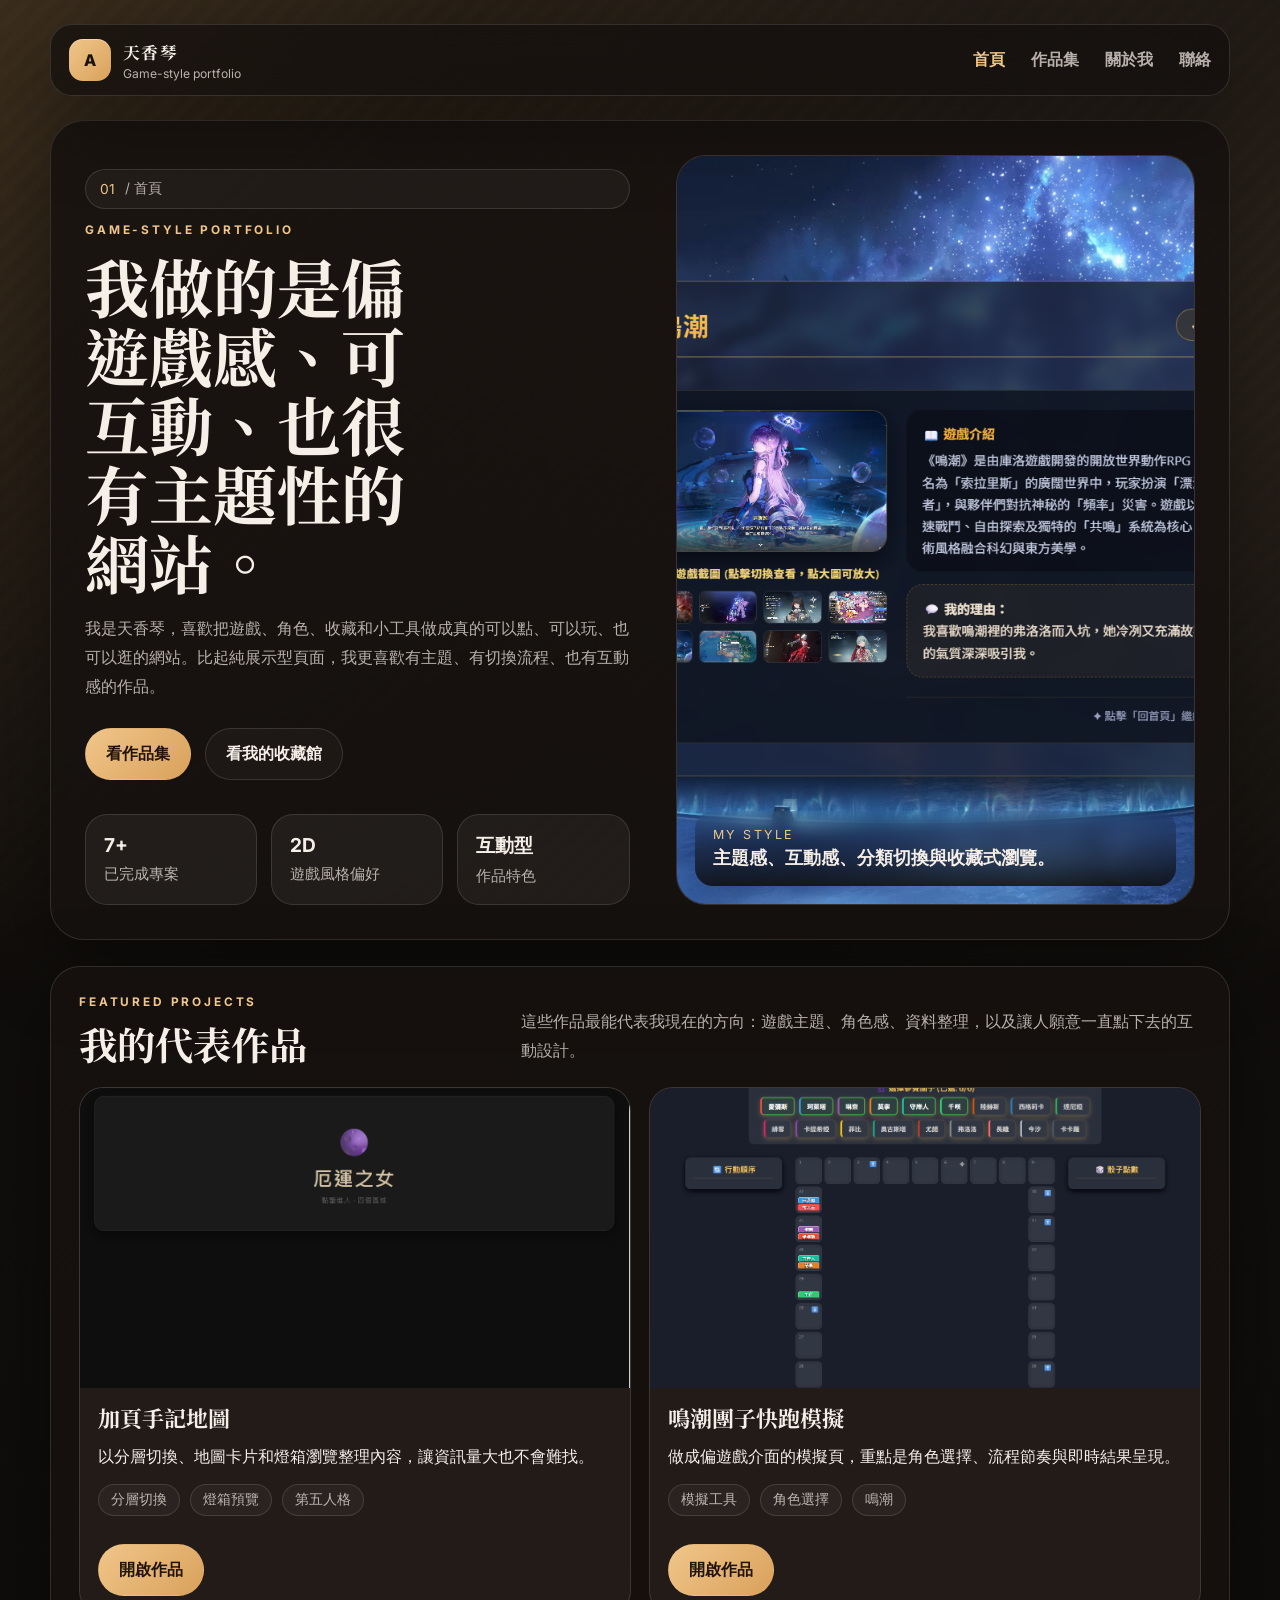
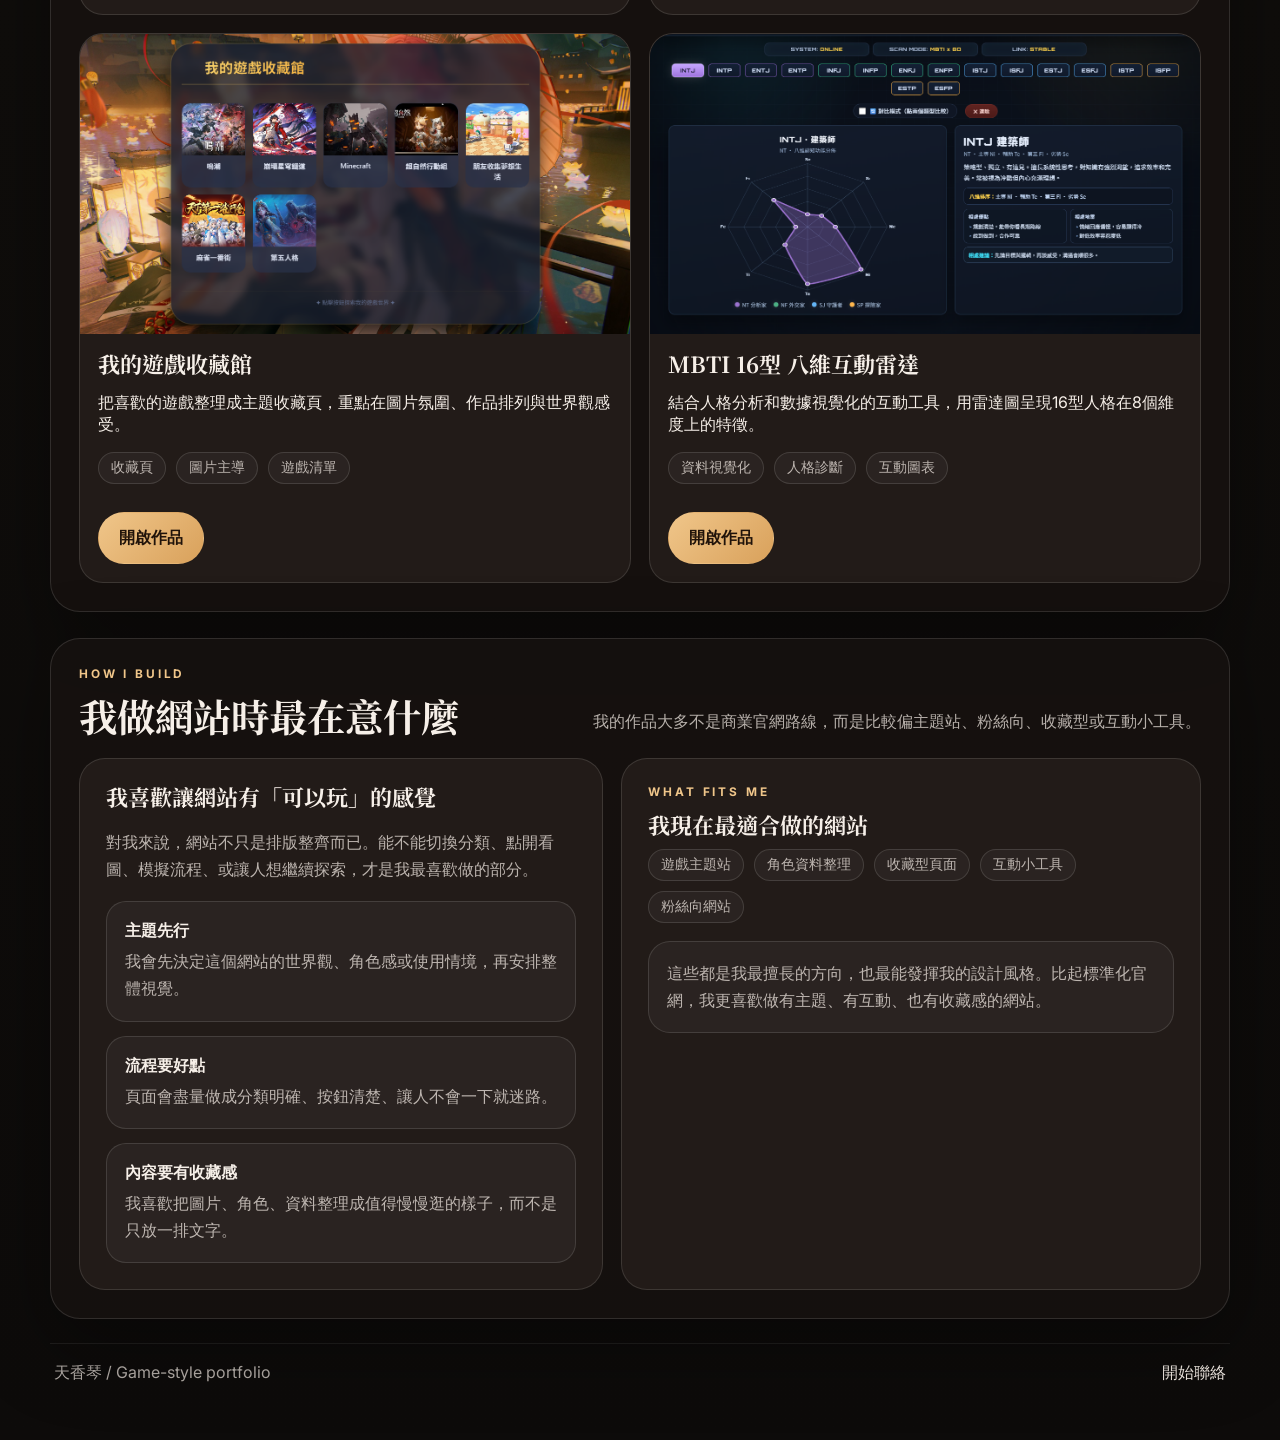
<file: index.html>
<!DOCTYPE html>
<html lang="zh-Hant">
<head>
  <meta charset="UTF-8" />
  <meta name="viewport" content="width=device-width, initial-scale=1.0" />
  <title>首頁 | 天香琴</title>
  <meta name="description" content="天香琴的遊戲風個人作品集，收錄互動網站、主題專案與收藏型頁面。" />
  <link rel="preconnect" href="https://fonts.googleapis.com" />
  <link rel="preconnect" href="https://fonts.gstatic.com" crossorigin />
  <link href="https://fonts.googleapis.com/css2?family=Noto+Serif+TC:wght@500;600;700;900&family=Inter:wght@400;500;600;700;800&display=swap" rel="stylesheet" />
  <link rel="stylesheet" href="styles.css" />
</head>
<body>
  <div class="page-shell">
    <header class="topbar">
      <a class="brand" href="index.html">
        <span class="brand-mark">A</span>
        <span>
          <strong>天香琴</strong>
          <small>Game-style portfolio</small>
        </span>
      </a>

      <button class="menu-toggle" type="button" aria-label="切換選單" aria-expanded="false" aria-controls="site-nav">
        <span></span>
        <span></span>
      </button>

      <nav id="site-nav" class="site-nav">
        <a href="index.html">首頁</a>
        <a href="works.html">作品集</a>
        <a href="about.html">關於我</a>
        <a href="contact.html">聯絡</a>
      </nav>
    </header>

    <main>
      <section class="hero page-hero reveal">
        <div class="hero-copy">
          <p class="page-breadcrumb"><span>01</span> / 首頁</p>
          <p class="eyebrow">Game-style portfolio</p>
          <h1>我做的是偏遊戲感、可互動、也很有主題性的網站。</h1>
          <p class="page-intro">
            我是天香琴，喜歡把遊戲、角色、收藏和小工具做成真的可以點、可以玩、也可以逛的網站。比起純展示型頁面，我更喜歡有主題、有切換流程、也有互動感的作品。
          </p>
          <div class="hero-actions">
            <a class="btn btn-primary" href="works.html">看作品集</a>
            <a class="btn btn-secondary" href="https://stes1590-dev.github.io/-/" target="_blank" rel="noreferrer">看我的收藏館</a>
          </div>
          <div class="hero-stats">
            <div>
              <strong>7+</strong>
              <span>已完成專案</span>
            </div>
            <div>
              <strong>2D</strong>
              <span>遊戲風格偏好</span>
            </div>
            <div>
              <strong>互動型</strong>
              <span>作品特色</span>
            </div>
          </div>
        </div>

        <div class="hero-visual">
          <div class="glass-card float-card">
            <img src="works-8.png" alt="遊戲風作品集主視覺" />
            <div class="visual-caption">
              <p>My style</p>
              <strong>主題感、互動感、分類切換與收藏式瀏覽。</strong>
            </div>
          </div>
        </div>
      </section>

      <section class="section reveal">
        <div class="section-heading">
          <div>
            <p class="eyebrow">Featured projects</p>
            <h2>我的代表作品</h2>
          </div>
          <p class="section-lead">這些作品最能代表我現在的方向：遊戲主題、角色感、資料整理，以及讓人願意一直點下去的互動設計。</p>
        </div>

        <div class="case-grid">
          <article class="case-card">
            <img src="works-1.png" alt="網站首頁示意" />
            <div class="case-body">
              <h3>加頁手記地圖</h3>
              <p>以分層切換、地圖卡片和燈箱瀏覽整理內容，讓資訊量大也不會難找。</p>
              <div class="case-meta">
                <span>分層切換</span>
                <span>燈箱預覽</span>
                <span>第五人格</span>
              </div>
              <div class="hero-actions">
                <a class="btn btn-primary" href="https://stes1590-dev.github.io/Identity-V-Supplementary-Notes/" target="_blank" rel="noreferrer">開啟作品</a>
              </div>
            </div>
          </article>

          <article class="case-card">
            <img src="works-2.png" alt="作品集頁示意" />
            <div class="case-body">
              <h3>鳴潮團子快跑模擬</h3>
              <p>做成偏遊戲介面的模擬頁，重點是角色選擇、流程節奏與即時結果呈現。</p>
              <div class="case-meta">
                <span>模擬工具</span>
                <span>角色選擇</span>
                <span>鳴潮</span>
              </div>
              <div class="hero-actions">
                <a class="btn btn-primary" href="https://stes1590-dev.github.io/mc-/" target="_blank" rel="noreferrer">開啟作品</a>
              </div>
            </div>
          </article>

          <article class="case-card">
            <img src="works-3.png" alt="關於我頁示意" />
            <div class="case-body">
              <h3>我的遊戲收藏館</h3>
              <p>把喜歡的遊戲整理成主題收藏頁，重點在圖片氛圍、作品排列與世界觀感受。</p>
              <div class="case-meta">
                <span>收藏頁</span>
                <span>圖片主導</span>
                <span>遊戲清單</span>
              </div>
              <div class="hero-actions">
                <a class="btn btn-primary" href="https://stes1590-dev.github.io/-/" target="_blank" rel="noreferrer">開啟作品</a>
              </div>
            </div>
          </article>

          <article class="case-card">
            <img src="works-4.png" alt="MBTI 16型 八維互動雷達" />
            <div class="case-body">
              <h3>MBTI 16型 八維互動雷達</h3>
              <p>結合人格分析和數據視覺化的互動工具，用雷達圖呈現16型人格在8個維度上的特徵。</p>
              <div class="case-meta">
                <span>資料視覺化</span>
                <span>人格診斷</span>
                <span>互動圖表</span>
              </div>
              <div class="hero-actions">
                <a class="btn btn-primary" href="https://stes1590-dev.github.io/mbti16/" target="_blank" rel="noreferrer">開啟作品</a>
              </div>
            </div>
          </article>
        </div>
      </section>

      <section class="section reveal">
        <div class="section-heading">
          <div>
            <p class="eyebrow">How I build</p>
            <h2>我做網站時最在意什麼</h2>
          </div>
          <p class="section-lead">我的作品大多不是商業官網路線，而是比較偏主題站、粉絲向、收藏型或互動小工具。</p>
        </div>

        <div class="story-grid">
          <div class="story-panel">
            <h3>我喜歡讓網站有「可以玩」的感覺</h3>
            <p class="lead">
              對我來說，網站不只是排版整齊而已。能不能切換分類、點開看圖、模擬流程、或讓人想繼續探索，才是我最喜歡做的部分。
            </p>
            <div class="timeline">
              <div class="timeline-item">
                <strong>主題先行</strong>
                <span>我會先決定這個網站的世界觀、角色感或使用情境，再安排整體視覺。</span>
              </div>
              <div class="timeline-item">
                <strong>流程要好點</strong>
                <span>頁面會盡量做成分類明確、按鈕清楚、讓人不會一下就迷路。</span>
              </div>
              <div class="timeline-item">
                <strong>內容要有收藏感</strong>
                <span>我喜歡把圖片、角色、資料整理成值得慢慢逛的樣子，而不是只放一排文字。</span>
              </div>
            </div>
          </div>

          <div class="detail-panel">
            <p class="eyebrow">What fits me</p>
            <h3>我現在最適合做的網站</h3>
            <div class="case-meta">
              <span>遊戲主題站</span>
              <span>角色資料整理</span>
              <span>收藏型頁面</span>
              <span>互動小工具</span>
              <span>粉絲向網站</span>
            </div>
            <div class="contact-note" style="margin-top: 18px;">
                這些都是我最擅長的方向，也最能發揮我的設計風格。比起標準化官網，我更喜歡做有主題、有互動、也有收藏感的網站。
            </div>
          </div>
        </div>
      </section>

      <footer class="site-footer">
        <span>天香琴 / Game-style portfolio</span>
        <a href="contact.html">開始聯絡</a>
      </footer>
    </main>
  </div>

  <div class="backdrop" hidden></div>
  <script src="script.js"></script>
</body>
</html>
</file>
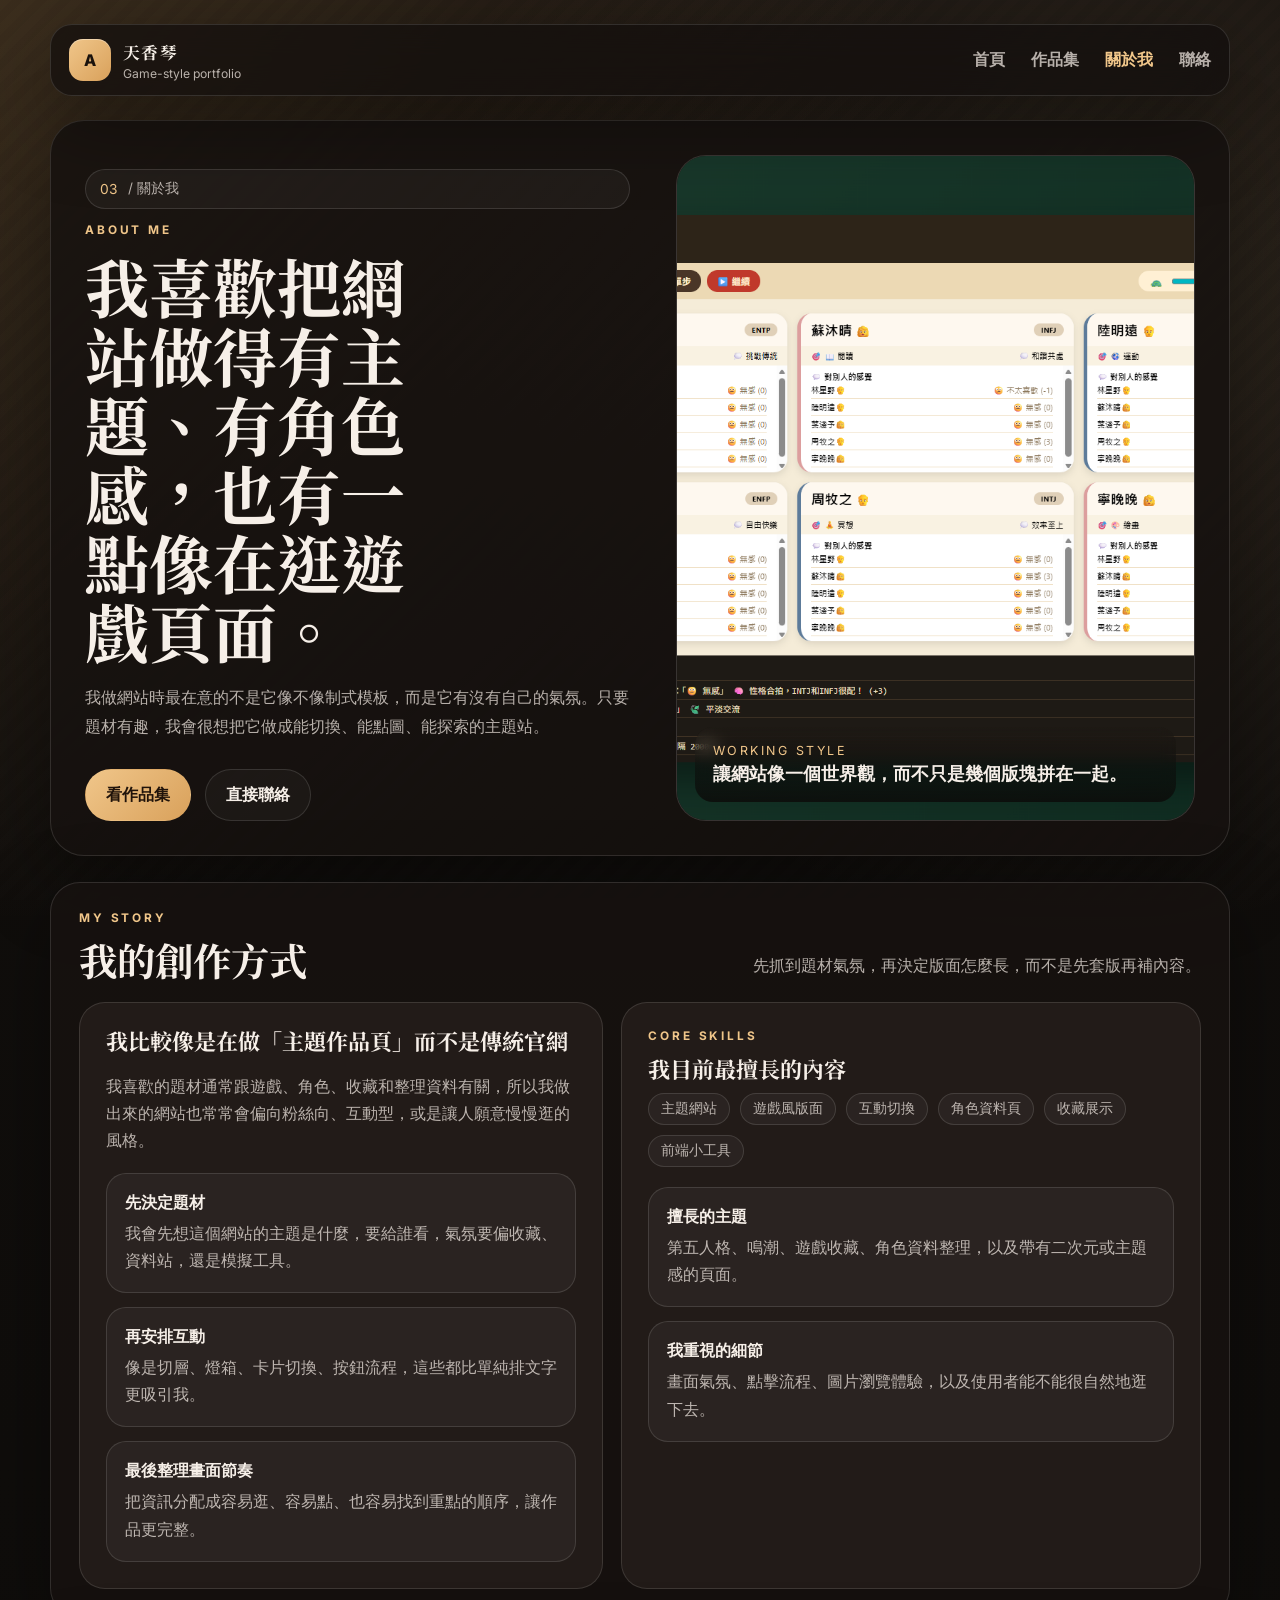
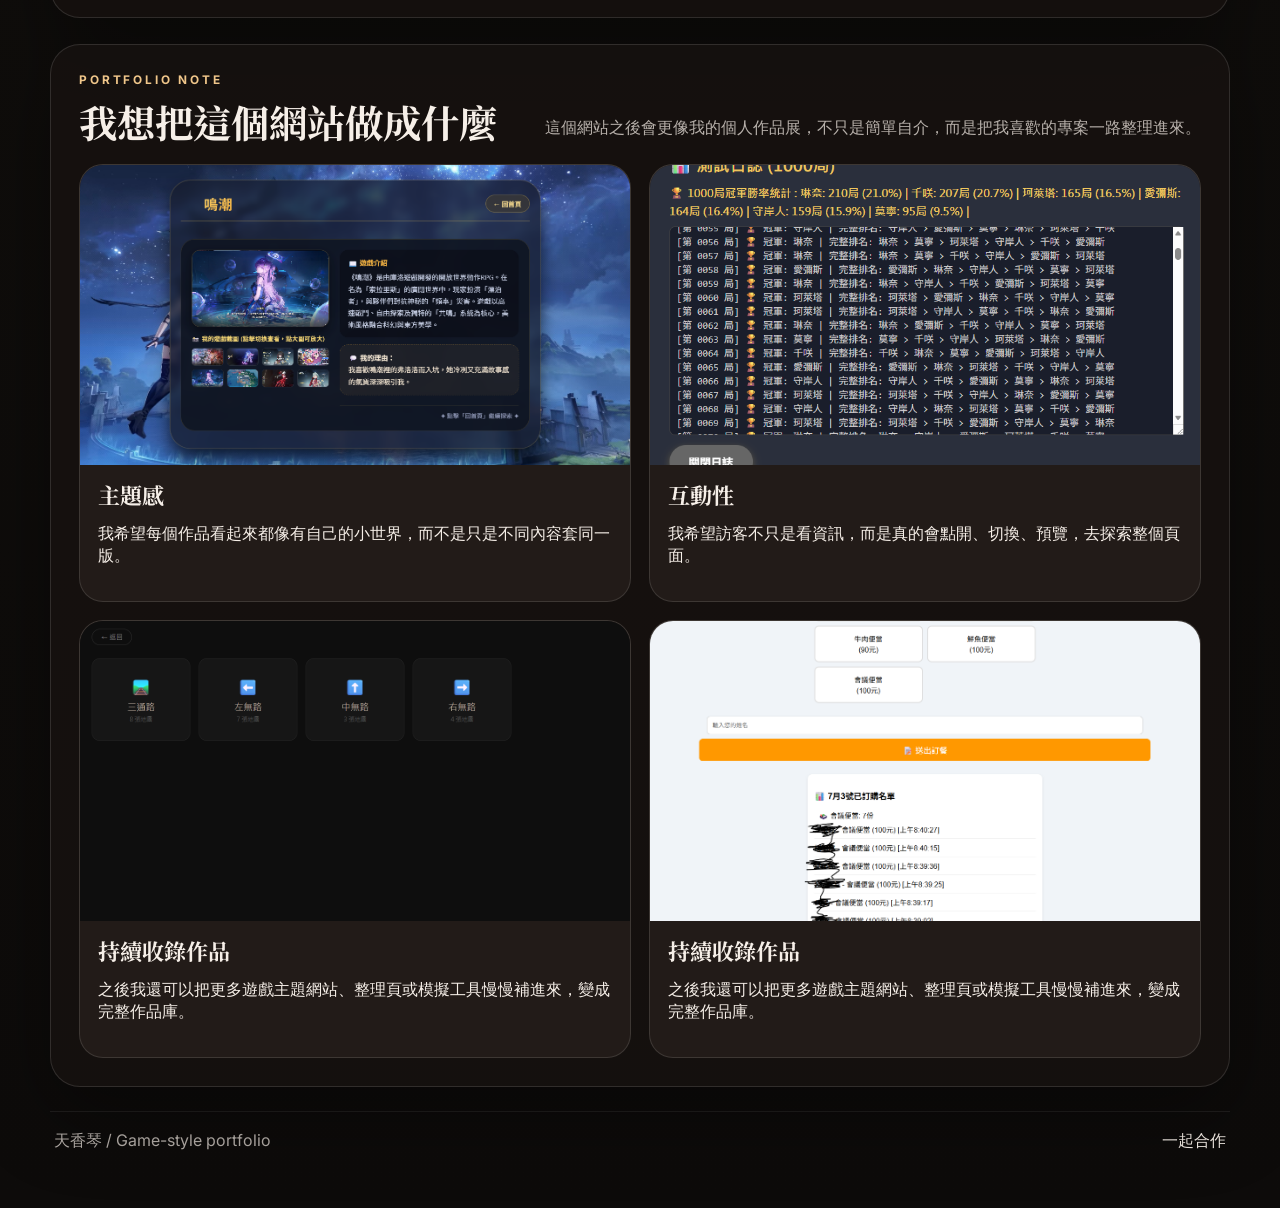
<file: about.html>
<!DOCTYPE html>
<html lang="zh-Hant">
<head>
  <meta charset="UTF-8" />
  <meta name="viewport" content="width=device-width, initial-scale=1.0" />
  <title>關於我 | 天香琴</title>
  <meta name="description" content="天香琴的創作風格、遊戲主題偏好與作品方向。" />
  <link rel="preconnect" href="https://fonts.googleapis.com" />
  <link rel="preconnect" href="https://fonts.gstatic.com" crossorigin />
  <link href="https://fonts.googleapis.com/css2?family=Noto+Serif+TC:wght@500;600;700;900&family=Inter:wght@400;500;600;700;800&display=swap" rel="stylesheet" />
  <link rel="stylesheet" href="styles.css" />
</head>
<body>
  <div class="page-shell">
    <header class="topbar">
      <a class="brand" href="index.html">
        <span class="brand-mark">A</span>
        <span>
          <strong>天香琴</strong>
          <small>Game-style portfolio</small>
        </span>
      </a>

      <button class="menu-toggle" type="button" aria-label="切換選單" aria-expanded="false" aria-controls="site-nav">
        <span></span>
        <span></span>
      </button>

      <nav id="site-nav" class="site-nav">
        <a href="index.html">首頁</a>
        <a href="works.html">作品集</a>
        <a href="about.html">關於我</a>
        <a href="contact.html">聯絡</a>
      </nav>
    </header>

    <main>
      <section class="hero page-hero reveal">
        <div class="hero-copy">
          <p class="page-breadcrumb"><span>03</span> / 關於我</p>
          <p class="eyebrow">About me</p>
          <h1>我喜歡把網站做得有主題、有角色感，也有一點像在逛遊戲頁面。</h1>
          <p class="page-intro">
            我做網站時最在意的不是它像不像制式模板，而是它有沒有自己的氣氛。只要題材有趣，我會很想把它做成能切換、能點圖、能探索的主題站。
          </p>
          <div class="hero-actions">
            <a class="btn btn-primary" href="works.html">看作品集</a>
            <a class="btn btn-secondary" href="contact.html">直接聯絡</a>
          </div>
        </div>

        <div class="hero-visual">
          <div class="glass-card float-card">
            <img src="works-10.png" alt="網站設計素材示意" />
            <div class="visual-caption">
              <p>Working style</p>
              <strong>讓網站像一個世界觀，而不只是幾個版塊拼在一起。</strong>
            </div>
          </div>
        </div>
      </section>

      <section class="section reveal">
        <div class="section-heading">
          <div>
            <p class="eyebrow">My story</p>
            <h2>我的創作方式</h2>
          </div>
          <p class="section-lead">先抓到題材氣氛，再決定版面怎麼長，而不是先套版再補內容。</p>
        </div>

        <div class="story-grid">
          <div class="story-panel">
            <h3>我比較像是在做「主題作品頁」而不是傳統官網</h3>
            <p class="lead">
              我喜歡的題材通常跟遊戲、角色、收藏和整理資料有關，所以我做出來的網站也常常會偏向粉絲向、互動型，或是讓人願意慢慢逛的風格。
            </p>
            <div class="timeline">
              <div class="timeline-item">
                <strong>先決定題材</strong>
                <span>我會先想這個網站的主題是什麼，要給誰看，氣氛要偏收藏、資料站，還是模擬工具。</span>
              </div>
              <div class="timeline-item">
                <strong>再安排互動</strong>
                <span>像是切層、燈箱、卡片切換、按鈕流程，這些都比單純排文字更吸引我。</span>
              </div>
              <div class="timeline-item">
                <strong>最後整理畫面節奏</strong>
                <span>把資訊分配成容易逛、容易點、也容易找到重點的順序，讓作品更完整。</span>
              </div>
            </div>
          </div>

          <div class="detail-panel">
            <p class="eyebrow">Core skills</p>
            <h3>我目前最擅長的內容</h3>
            <div class="case-meta">
              <span>主題網站</span>
              <span>遊戲風版面</span>
              <span>互動切換</span>
              <span>角色資料頁</span>
              <span>收藏展示</span>
              <span>前端小工具</span>
            </div>
            <div class="timeline" style="margin-top: 20px;">
              <div class="timeline-item">
                <strong>擅長的主題</strong>
                <span>第五人格、鳴潮、遊戲收藏、角色資料整理，以及帶有二次元或主題感的頁面。</span>
              </div>
              <div class="timeline-item">
                <strong>我重視的細節</strong>
                <span>畫面氣氛、點擊流程、圖片瀏覽體驗，以及使用者能不能很自然地逛下去。</span>
              </div>
            </div>
          </div>
        </div>
      </section>

      <section class="section reveal">
        <div class="section-heading">
          <div>
            <p class="eyebrow">Portfolio note</p>
            <h2>我想把這個網站做成什麼</h2>
          </div>
          <p class="section-lead">這個網站之後會更像我的個人作品展，不只是簡單自介，而是把我喜歡的專案一路整理進來。</p>
        </div>

        <div class="case-grid">
          <div class="case-card">
            <img src="works-8.png" alt="版面與內容細節" />
            <div class="case-body">
              <h3>主題感</h3>
              <p>我希望每個作品看起來都像有自己的小世界，而不是只是不同內容套同一版。</p>
            </div>
          </div>
          <div class="case-card">
            <img src="works-7.png" alt="網站結構展示" />
            <div class="case-body">
              <h3>互動性</h3>
              <p>我希望訪客不只是看資訊，而是真的會點開、切換、預覽，去探索整個頁面。</p>
            </div>
          </div>
          <div class="case-card">
            <img src="works-6.png" alt="網站元件與素材" />
            <div class="case-body">
              <h3>持續收錄作品</h3>
              <p>之後我還可以把更多遊戲主題網站、整理頁或模擬工具慢慢補進來，變成完整作品庫。</p>
            </div>
          </div>
          <div class="case-card">
            <img src="works-5.png" alt="網站元件與素材" />
            <div class="case-body">
              <h3>持續收錄作品</h3>
              <p>之後我還可以把更多遊戲主題網站、整理頁或模擬工具慢慢補進來，變成完整作品庫。</p>
            </div>
          </div>
        </div>
      </section>


      <footer class="site-footer">
        <span>天香琴 / Game-style portfolio</span>
        <a href="contact.html">一起合作</a>
      </footer>
    </main>
  </div>

  <div class="backdrop" hidden></div>
  <script src="script.js"></script>
</body>
</html>
</file>
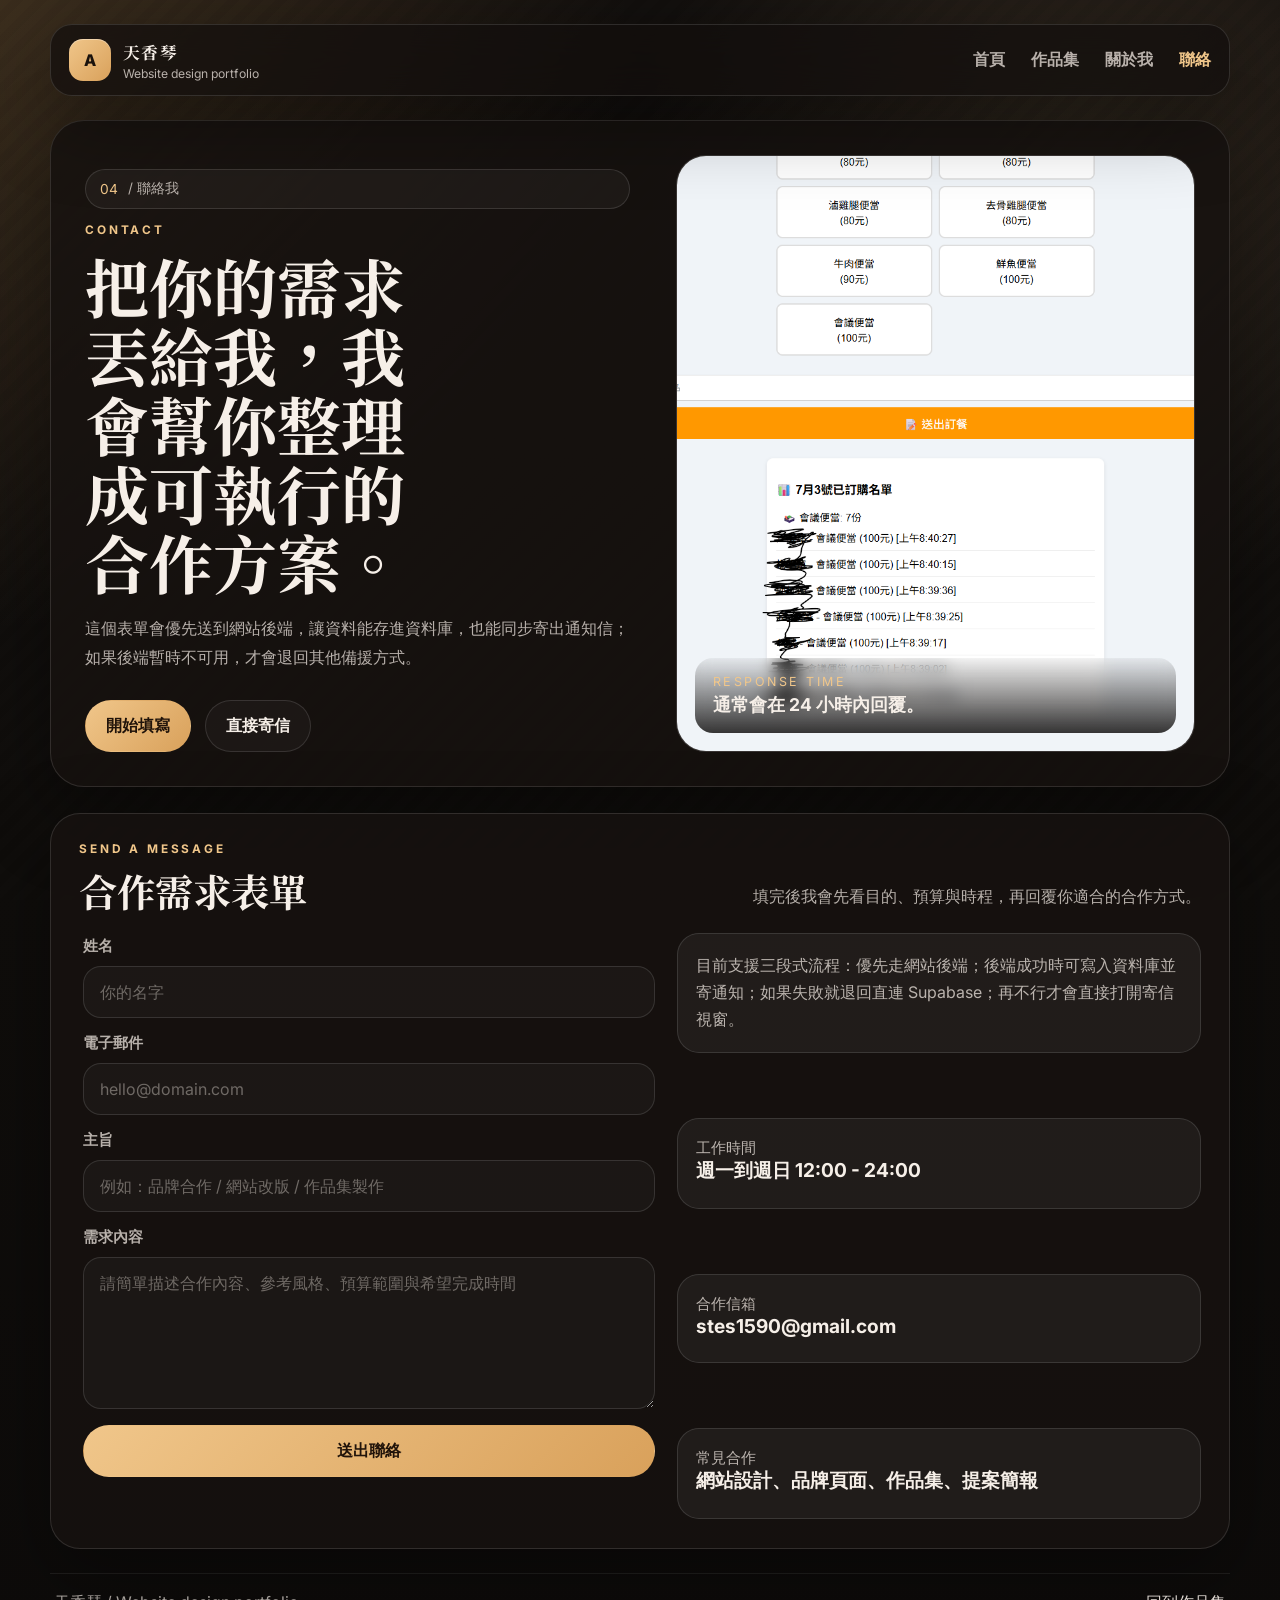
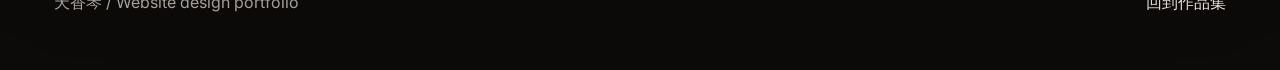
<file: contact.html>
<!DOCTYPE html>
<html lang="zh-Hant">
<head>
  <meta charset="UTF-8" />
  <meta name="viewport" content="width=device-width, initial-scale=1.0" />
  <title>聯絡我 | 天香琴</title>
  <meta name="description" content="透過表單送出合作需求，或直接寄信給天香琴。" />
  <link rel="preconnect" href="https://fonts.googleapis.com" />
  <link rel="preconnect" href="https://fonts.gstatic.com" crossorigin />
  <link href="https://fonts.googleapis.com/css2?family=Noto+Serif+TC:wght@500;600;700;900&family=Inter:wght@400;500;600;700;800&display=swap" rel="stylesheet" />
  <link rel="stylesheet" href="styles.css" />
</head>
<body>
  <div class="page-shell">
    <header class="topbar">
      <a class="brand" href="index.html">
        <span class="brand-mark">A</span>
        <span>
          <strong>天香琴</strong>
          <small>Website design portfolio</small>
        </span>
      </a>

      <button class="menu-toggle" type="button" aria-label="切換選單" aria-expanded="false" aria-controls="site-nav">
        <span></span>
        <span></span>
      </button>

      <nav id="site-nav" class="site-nav">
        <a href="index.html">首頁</a>
        <a href="works.html">作品集</a>
        <a href="about.html">關於我</a>
        <a href="contact.html">聯絡</a>
      </nav>
    </header>

    <main>
      <section class="hero page-hero reveal">
        <div class="hero-copy">
          <p class="page-breadcrumb"><span>04</span> / 聯絡我</p>
          <p class="eyebrow">Contact</p>
          <h1>把你的需求丟給我，我會幫你整理成可執行的合作方案。</h1>
          <p class="page-intro">
            這個表單會優先送到網站後端，讓資料能存進資料庫，也能同步寄出通知信；如果後端暫時不可用，才會退回其他備援方式。
          </p>
          <div class="hero-actions">
            <a class="btn btn-primary" href="#form">開始填寫</a>
            <a class="btn btn-secondary" href="mailto:stes1590@gmail.com">直接寄信</a>
          </div>
        </div>

        <div class="hero-visual">
          <div class="glass-card float-card">
            <img src="works-5.png" alt="聯絡頁主視覺" />
            <div class="visual-caption">
              <p>Response time</p>
              <strong>通常會在 24 小時內回覆。</strong>
            </div>
          </div>
        </div>
      </section>

      <section id="form" class="section reveal">
        <div class="section-heading">
          <div>
            <p class="eyebrow">Send a message</p>
            <h2>合作需求表單</h2>
          </div>
          <p class="section-lead">填完後我會先看目的、預算與時程，再回覆你適合的合作方式。</p>
        </div>

        <div class="contact-layout">
          <form class="contact-form" action="/api/contact" method="post">
            <label>
              <span>姓名</span>
              <input name="name" type="text" placeholder="你的名字" required />
            </label>
            <label>
              <span>電子郵件</span>
              <input name="email" type="email" placeholder="hello@domain.com" required />
            </label>
            <label>
              <span>主旨</span>
              <input name="subject" type="text" placeholder="例如：品牌合作 / 網站改版 / 作品集製作" required />
            </label>
            <label>
              <span>需求內容</span>
              <textarea name="message" rows="6" placeholder="請簡單描述合作內容、參考風格、預算範圍與希望完成時間" required></textarea>
            </label>
            <button type="submit" class="btn btn-primary">送出聯絡</button>
            <p class="form-status" data-form-status></p>
          </form>

          <aside class="contact-aside">
            <div class="contact-note">
              目前支援三段式流程：優先走網站後端；後端成功時可寫入資料庫並寄通知；如果失敗就退回直連 Supabase；再不行才會直接打開寄信視窗。
            </div>
            <div>
              <span>工作時間</span>
              <strong>週一到週日 12:00 - 24:00</strong>
            </div>
            <div>
              <span>合作信箱</span>
              <strong>stes1590@gmail.com</strong>
            </div>
            <div>
              <span>常見合作</span>
              <strong>網站設計、品牌頁面、作品集、提案簡報</strong>
            </div>
          </aside>
        </div>
      </section>

      <footer class="site-footer">
        <span>天香琴 / Website design portfolio</span>
        <a href="works.html">回到作品集</a>
      </footer>
    </main>
  </div>

  <div class="backdrop" hidden></div>
  <script src="script.js"></script>
</body>
</html>
</file>
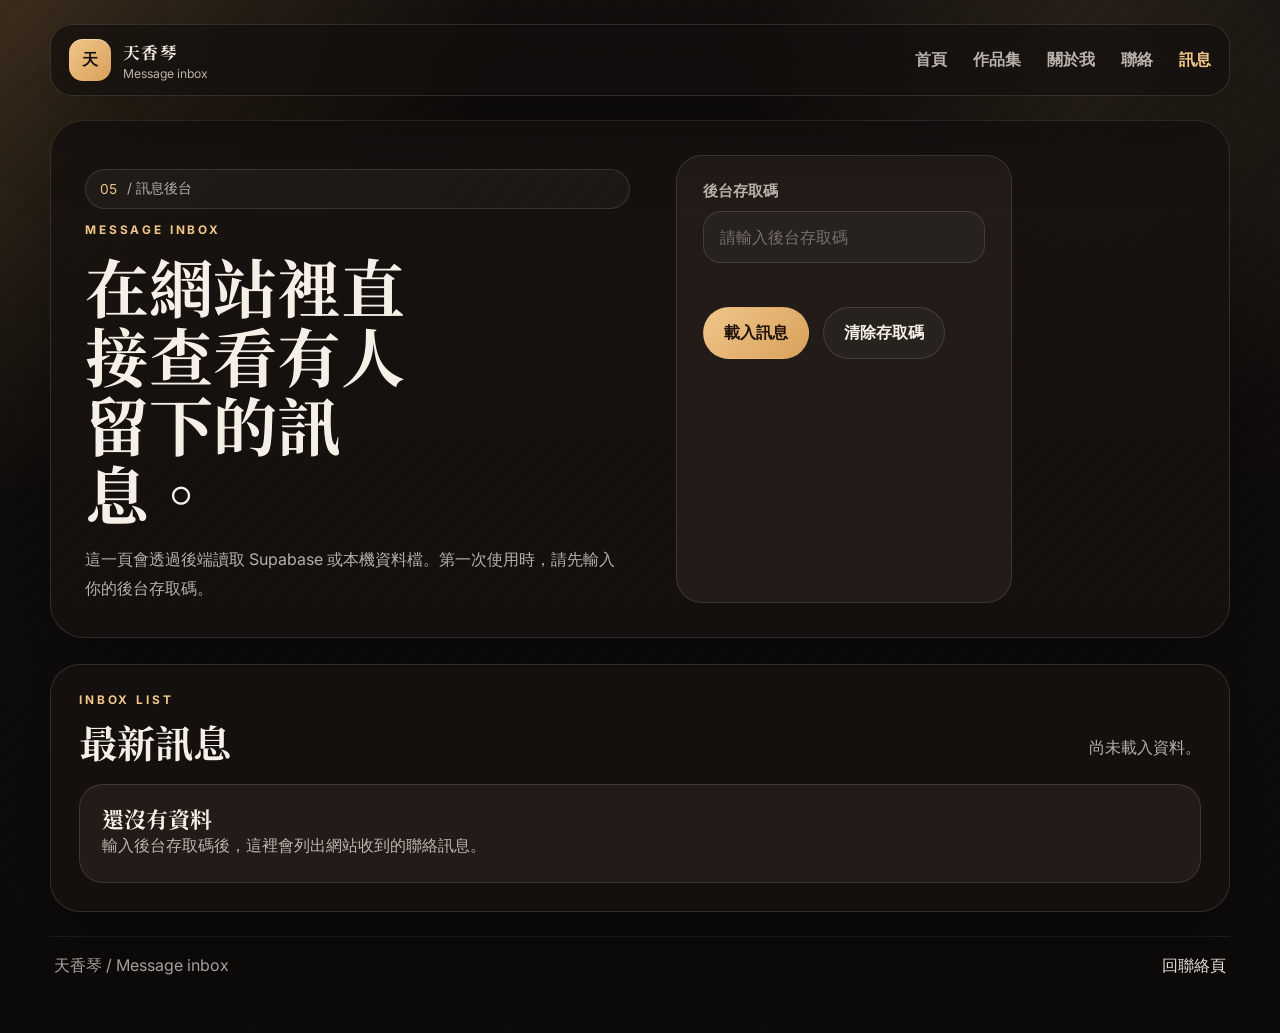
<file: inbox.html>
<!DOCTYPE html>
<html lang="zh-Hant">
<head>
  <meta charset="UTF-8" />
  <meta name="viewport" content="width=device-width, initial-scale=1.0" />
  <title>訊息後台 | 天香琴</title>
  <meta name="description" content="查看網站聯絡表單收到的訊息。" />
  <link rel="preconnect" href="https://fonts.googleapis.com" />
  <link rel="preconnect" href="https://fonts.gstatic.com" crossorigin />
  <link href="https://fonts.googleapis.com/css2?family=Noto+Serif+TC:wght@500;600;700;900&family=Inter:wght@400;500;600;700;800&display=swap" rel="stylesheet" />
  <link rel="stylesheet" href="styles.css" />
</head>
<body>
  <div class="page-shell">
    <header class="topbar">
      <a class="brand" href="index.html">
        <span class="brand-mark">天</span>
        <span>
          <strong>天香琴</strong>
          <small>Message inbox</small>
        </span>
      </a>

      <button class="menu-toggle" type="button" aria-label="切換選單" aria-expanded="false" aria-controls="site-nav">
        <span></span>
        <span></span>
      </button>

      <nav id="site-nav" class="site-nav">
        <a href="index.html">首頁</a>
        <a href="works.html">作品集</a>
        <a href="about.html">關於我</a>
        <a href="contact.html">聯絡</a>
        <a href="inbox.html">訊息</a>
      </nav>
    </header>

    <main>
      <section class="hero page-hero reveal">
        <div class="hero-copy">
          <p class="page-breadcrumb"><span>05</span> / 訊息後台</p>
          <p class="eyebrow">Message inbox</p>
          <h1>在網站裡直接查看有人留下的訊息。</h1>
          <p class="page-intro">
            這一頁會透過後端讀取 Supabase 或本機資料檔。第一次使用時，請先輸入你的後台存取碼。
          </p>
        </div>

        <div class="hero-visual">
          <div class="story-panel">
            <form class="access-form">
              <label>
                <span>後台存取碼</span>
                <input name="accessKey" type="password" placeholder="請輸入後台存取碼" required />
              </label>
              <div class="hero-actions">
                <button type="submit" class="btn btn-primary">載入訊息</button>
                <button type="button" class="btn btn-secondary" data-clear-access>清除存取碼</button>
              </div>
              <p class="form-status" data-access-status></p>
            </form>
          </div>
        </div>
      </section>

      <section class="section reveal">
        <div class="section-heading">
          <div>
            <p class="eyebrow">Inbox list</p>
            <h2>最新訊息</h2>
          </div>
          <p class="section-lead" data-inbox-meta>尚未載入資料。</p>
        </div>

        <div class="inbox-list" data-inbox-list>
          <article class="empty-state">
            <h3>還沒有資料</h3>
            <p>輸入後台存取碼後，這裡會列出網站收到的聯絡訊息。</p>
          </article>
        </div>
      </section>

      <footer class="site-footer">
        <span>天香琴 / Message inbox</span>
        <a href="contact.html">回聯絡頁</a>
      </footer>
    </main>
  </div>

  <div class="backdrop" hidden></div>
  <script src="script.js"></script>
  <script src="inbox.js"></script>
</body>
</html>
</file>
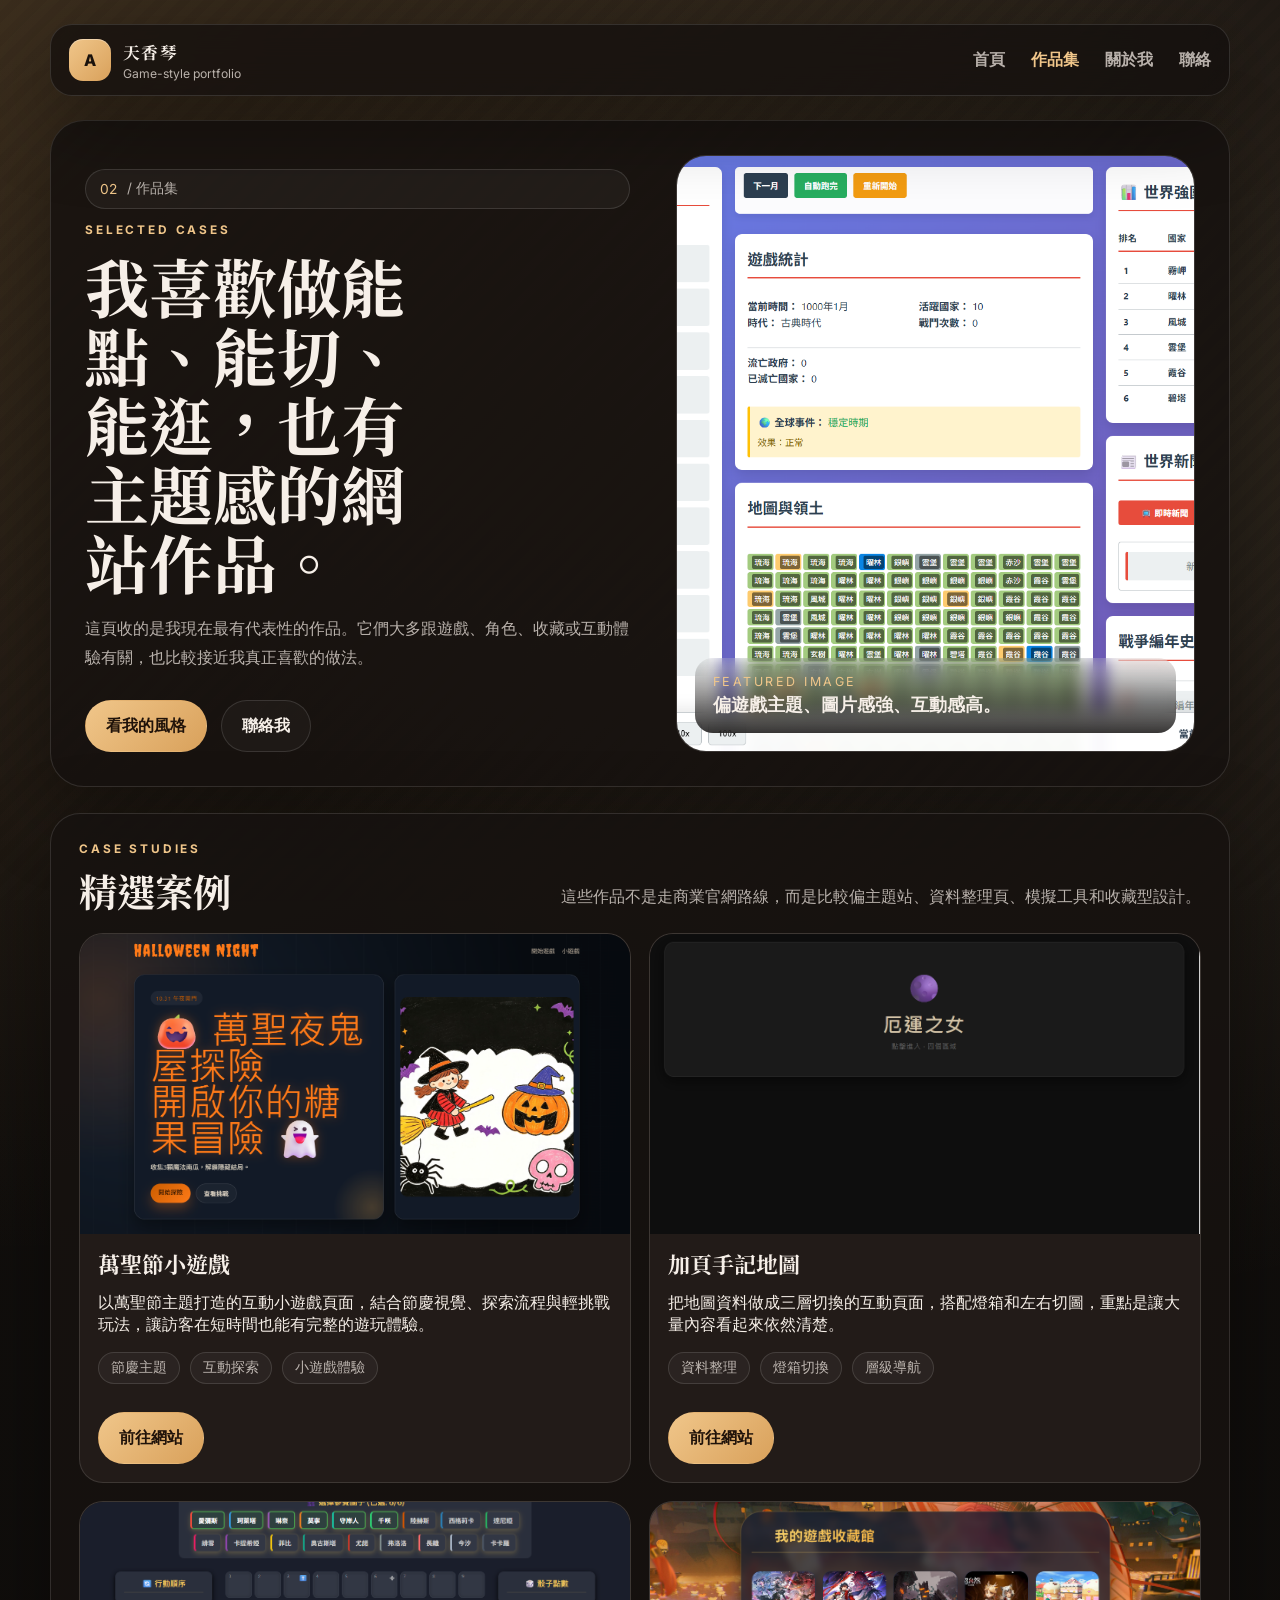
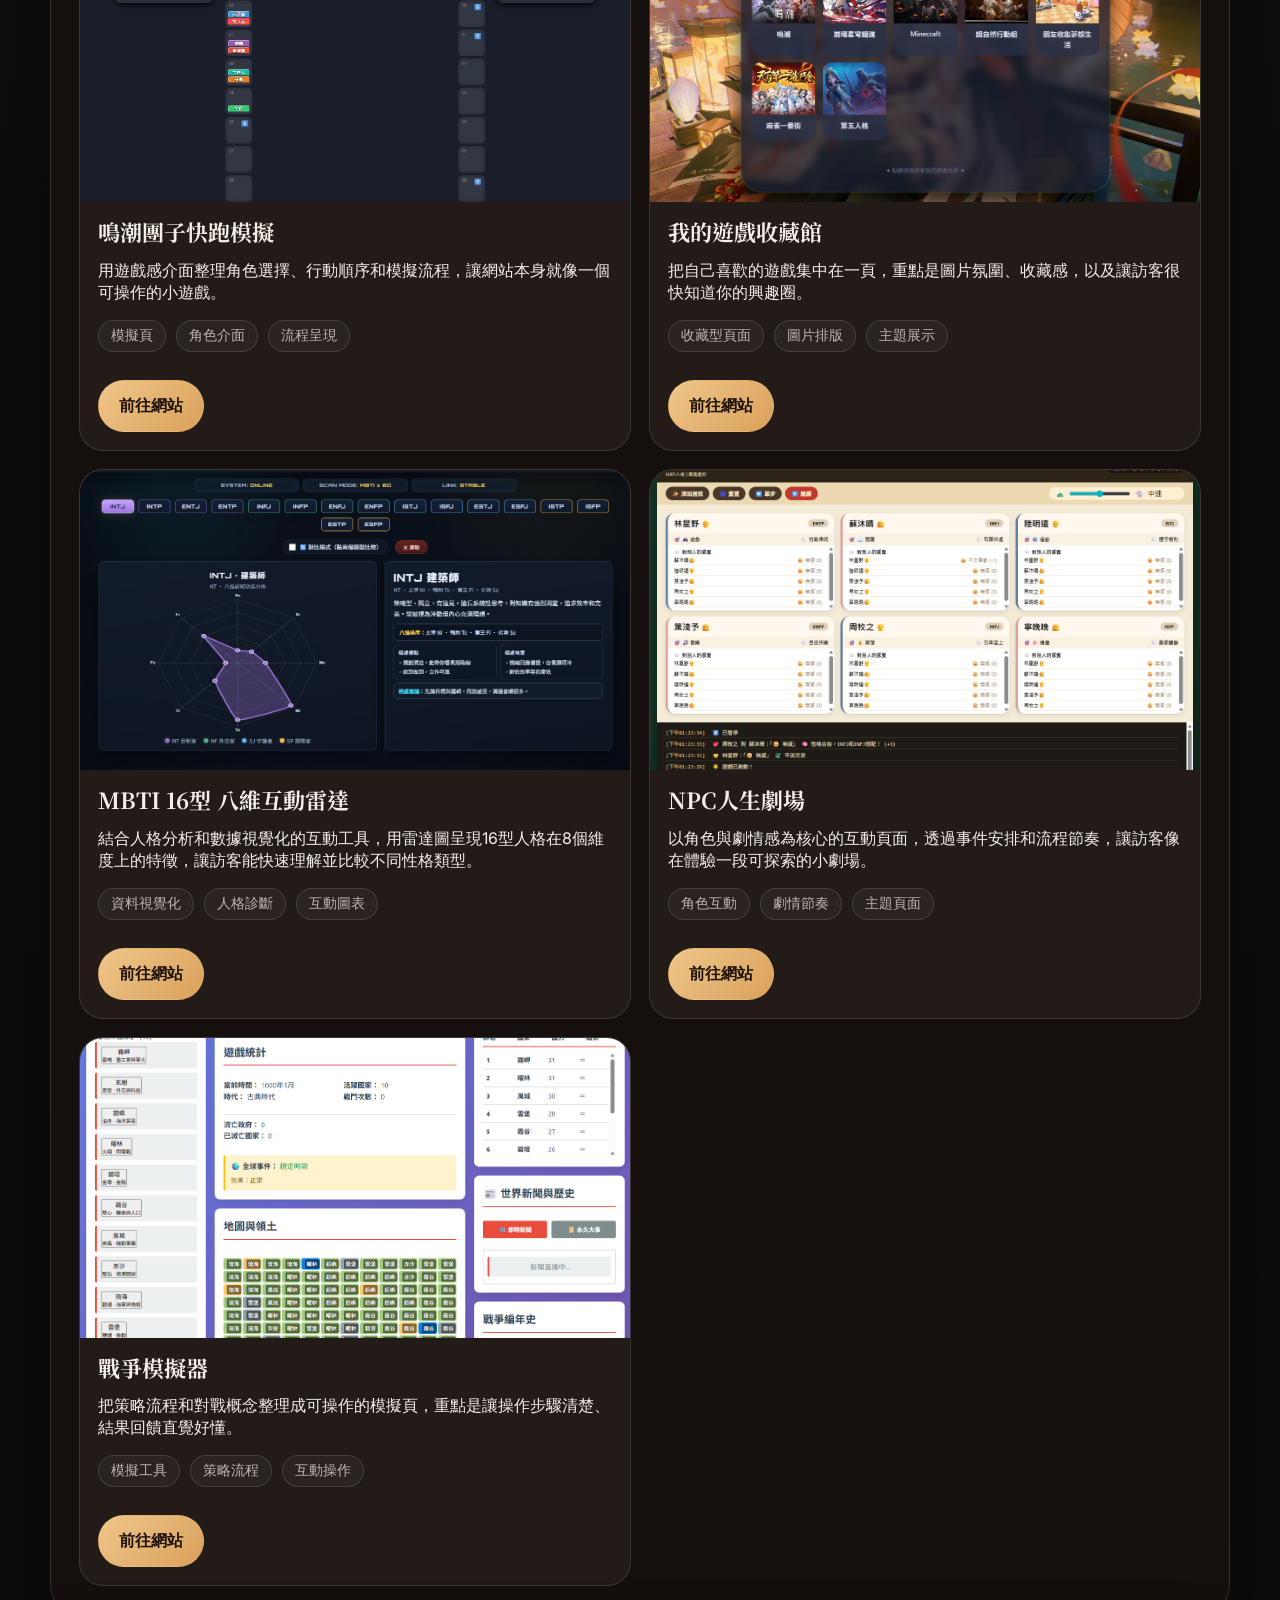
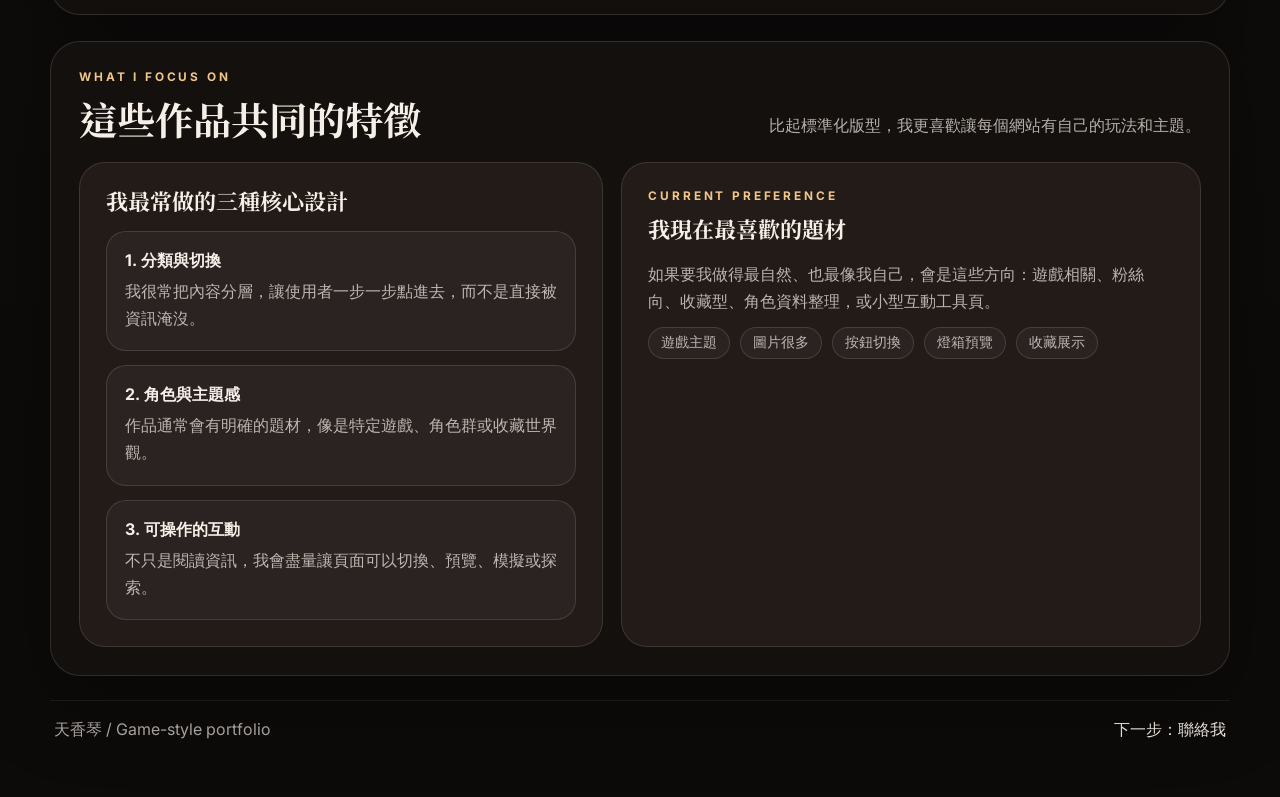
<file: works.html>
<!DOCTYPE html>
<html lang="zh-Hant">
<head>
  <meta charset="UTF-8" />
  <meta name="viewport" content="width=device-width, initial-scale=1.0" />
  <title>作品集 | 天香琴</title>
  <meta name="description" content="天香琴的遊戲主題網站、互動小工具與收藏型頁面作品集。" />
  <link rel="preconnect" href="https://fonts.googleapis.com" />
  <link rel="preconnect" href="https://fonts.gstatic.com" crossorigin />
  <link href="https://fonts.googleapis.com/css2?family=Noto+Serif+TC:wght@500;600;700;900&family=Inter:wght@400;500;600;700;800&display=swap" rel="stylesheet" />
  <link rel="stylesheet" href="styles.css" />
</head>
<body>
  <div class="page-shell">
    <header class="topbar">
      <a class="brand" href="index.html">
        <span class="brand-mark">A</span>
        <span>
          <strong>天香琴</strong>
          <small>Game-style portfolio</small>
        </span>
      </a>

      <button class="menu-toggle" type="button" aria-label="切換選單" aria-expanded="false" aria-controls="site-nav">
        <span></span>
        <span></span>
      </button>

      <nav id="site-nav" class="site-nav">
        <a href="index.html">首頁</a>
        <a href="works.html">作品集</a>
        <a href="about.html">關於我</a>
        <a href="contact.html">聯絡</a>
      </nav>
    </header>

    <main>
      <section class="hero page-hero reveal">
        <div class="hero-copy">
          <p class="page-breadcrumb"><span>02</span> / 作品集</p>
          <p class="eyebrow">Selected cases</p>
          <h1>我喜歡做能點、能切、能逛，也有主題感的網站作品。</h1>
          <p class="page-intro">
            這頁收的是我現在最有代表性的作品。它們大多跟遊戲、角色、收藏或互動體驗有關，也比較接近我真正喜歡的做法。
          </p>
          <div class="hero-actions">
            <a class="btn btn-primary" href="about.html">看我的風格</a>
            <a class="btn btn-secondary" href="contact.html">聯絡我</a>
          </div>
        </div>

        <div class="hero-visual">
          <div class="glass-card float-card">
            <img src="works-9.png" alt="遊戲風作品主視覺" />
            <div class="visual-caption">
              <p>Featured image</p>
              <strong>偏遊戲主題、圖片感強、互動感高。</strong>
            </div>
          </div>
        </div>
      </section>

      <section class="section reveal">
        <div class="section-heading">
          <div>
            <p class="eyebrow">Case studies</p>
            <h2>精選案例</h2>
          </div>
          <p class="section-lead">這些作品不是走商業官網路線，而是比較偏主題站、資料整理頁、模擬工具和收藏型設計。</p>
        </div>

        <div class="case-grid">
          <article class="case-card">
            <img src="works-11.png" alt="Halloween Night 萬聖節小遊戲案例" />
            <div class="case-body">
              <h3>萬聖節小遊戲</h3>
              <p>以萬聖節主題打造的互動小遊戲頁面，結合節慶視覺、探索流程與輕挑戰玩法，讓訪客在短時間也能有完整的遊玩體驗。</p>
              <div class="case-meta">
                <span>節慶主題</span>
                <span>互動探索</span>
                <span>小遊戲體驗</span>
              </div>
              <div class="hero-actions">
                <a class="btn btn-primary" href="https://stes1590-dev.github.io/wsj/" target="_blank" rel="noreferrer">前往網站</a>
              </div>
            </div>
          </article>

          <article class="case-card">
            <img src="works-1.png" alt="加頁手記地圖案例" />
            <div class="case-body">
              <h3>加頁手記地圖</h3>
              <p>把地圖資料做成三層切換的互動頁面，搭配燈箱和左右切圖，重點是讓大量內容看起來依然清楚。</p>
              <div class="case-meta">
                <span>資料整理</span>
                <span>燈箱切換</span>
                <span>層級導航</span>
              </div>
              <div class="hero-actions">
                <a class="btn btn-primary" href="https://stes1590-dev.github.io/Identity-V-Supplementary-Notes/" target="_blank" rel="noreferrer">前往網站</a>
              </div>
            </div>
          </article>

          <article class="case-card">
            <img src="works-2.png" alt="鳴潮團子快跑模擬案例" />
            <div class="case-body">
              <h3>鳴潮團子快跑模擬</h3>
              <p>用遊戲感介面整理角色選擇、行動順序和模擬流程，讓網站本身就像一個可操作的小遊戲。</p>
              <div class="case-meta">
                <span>模擬頁</span>
                <span>角色介面</span>
                <span>流程呈現</span>
              </div>
              <div class="hero-actions">
                <a class="btn btn-primary" href="https://stes1590-dev.github.io/mc-/" target="_blank" rel="noreferrer">前往網站</a>
              </div>
            </div>
          </article>

          <article class="case-card">
            <img src="works-3.png" alt="我的遊戲收藏館案例" />
            <div class="case-body">
              <h3>我的遊戲收藏館</h3>
              <p>把自己喜歡的遊戲集中在一頁，重點是圖片氛圍、收藏感，以及讓訪客很快知道你的興趣圈。</p>
              <div class="case-meta">
                <span>收藏型頁面</span>
                <span>圖片排版</span>
                <span>主題展示</span>
              </div>
              <div class="hero-actions">
                <a class="btn btn-primary" href="https://stes1590-dev.github.io/-/" target="_blank" rel="noreferrer">前往網站</a>
              </div>
            </div>
          </article>

          <article class="case-card">
            <img src="works-4.png" alt="MBTI 16型 八維互動雷達案例" />
            <div class="case-body">
              <h3>MBTI 16型 八維互動雷達</h3>
              <p>結合人格分析和數據視覺化的互動工具，用雷達圖呈現16型人格在8個維度上的特徵，讓訪客能快速理解並比較不同性格類型。</p>
              <div class="case-meta">
                <span>資料視覺化</span>
                <span>人格診斷</span>
                <span>互動圖表</span>
              </div>
              <div class="hero-actions">
                <a class="btn btn-primary" href="https://stes1590-dev.github.io/mbti16/" target="_blank" rel="noreferrer">前往網站</a>
              </div>
            </div>
          </article>

          <article class="case-card">
            <img src="works-10.png" alt="NPC人生劇場案例" />
            <div class="case-body">
              <h3>NPC人生劇場</h3>
              <p>以角色與劇情感為核心的互動頁面，透過事件安排和流程節奏，讓訪客像在體驗一段可探索的小劇場。</p>
              <div class="case-meta">
                <span>角色互動</span>
                <span>劇情節奏</span>
                <span>主題頁面</span>
              </div>
              <div class="hero-actions">
                <a class="btn btn-primary" href="https://stes1590-dev.github.io/rsmnq/" target="_blank" rel="noreferrer">前往網站</a>
              </div>
            </div>
          </article>

          <article class="case-card">
            <img src="works-9.png" alt="戰爭模擬器案例" />
            <div class="case-body">
              <h3>戰爭模擬器</h3>
              <p>把策略流程和對戰概念整理成可操作的模擬頁，重點是讓操作步驟清楚、結果回饋直覺好懂。</p>
              <div class="case-meta">
                <span>模擬工具</span>
                <span>策略流程</span>
                <span>互動操作</span>
              </div>
              <div class="hero-actions">
                <a class="btn btn-primary" href="https://20060908qin.github.io/-/" target="_blank" rel="noreferrer">前往網站</a>
              </div>
            </div>
          </article>
        </div>
      </section>

      <section class="section reveal">
        <div class="section-heading">
          <div>
            <p class="eyebrow">What I focus on</p>
            <h2>這些作品共同的特徵</h2>
          </div>
          <p class="section-lead">比起標準化版型，我更喜歡讓每個網站有自己的玩法和主題。</p>
        </div>

        <div class="story-grid">
          <div class="story-panel">
            <h3>我最常做的三種核心設計</h3>
            <div class="timeline">
              <div class="timeline-item">
                <strong>1. 分類與切換</strong>
                <span>我很常把內容分層，讓使用者一步一步點進去，而不是直接被資訊淹沒。</span>
              </div>
              <div class="timeline-item">
                <strong>2. 角色與主題感</strong>
                <span>作品通常會有明確的題材，像是特定遊戲、角色群或收藏世界觀。</span>
              </div>
              <div class="timeline-item">
                <strong>3. 可操作的互動</strong>
                <span>不只是閱讀資訊，我會盡量讓頁面可以切換、預覽、模擬或探索。</span>
              </div>
            </div>
          </div>

          <div class="detail-panel">
            <p class="eyebrow">Current preference</p>
            <h3>我現在最喜歡的題材</h3>
            <p class="lead">如果要我做得最自然、也最像我自己，會是這些方向：遊戲相關、粉絲向、收藏型、角色資料整理，或小型互動工具頁。</p>
            <div class="case-meta">
              <span>遊戲主題</span>
              <span>圖片很多</span>
              <span>按鈕切換</span>
              <span>燈箱預覽</span>
              <span>收藏展示</span>
            </div>
          </div>
        </div>
      </section>

      <footer class="site-footer">
        <span>天香琴 / Game-style portfolio</span>
        <a href="contact.html">下一步：聯絡我</a>
      </footer>
    </main>
  </div>

  <div class="backdrop" hidden></div>
  <script src="script.js"></script>
</body>
</html>
</file>
<file: styles.css>
:root {
  color-scheme: dark;
  --bg: #0f0d0b;
  --bg-soft: rgba(255, 255, 255, 0.05);
  --panel: rgba(23, 18, 16, 0.86);
  --panel-strong: rgba(36, 29, 25, 0.92);
  --text: #f6efe8;
  --muted: rgba(246, 239, 232, 0.72);
  --line: rgba(255, 255, 255, 0.12);
  --accent: #d9a15b;
  --accent-strong: #f0c68a;
  --shadow: 0 26px 80px rgba(0, 0, 0, 0.38);
}

* {
  box-sizing: border-box;
}

html {
  scroll-behavior: smooth;
}

body {
  margin: 0;
  font-family: "Inter", system-ui, sans-serif;
  background:
    radial-gradient(circle at top left, rgba(217, 161, 91, 0.2), transparent 30%),
    radial-gradient(circle at 85% 10%, rgba(240, 198, 138, 0.12), transparent 24%),
    linear-gradient(180deg, #120f0d 0%, #0f0d0b 52%, #0d0b0a 100%);
  color: var(--text);
}

body::before {
  content: "";
  position: fixed;
  inset: 0;
  pointer-events: none;
  opacity: 0.08;
  background-image: linear-gradient(135deg, rgba(255, 255, 255, 0.35) 25%, transparent 25%, transparent 50%, rgba(255, 255, 255, 0.35) 50%, rgba(255, 255, 255, 0.35) 75%, transparent 75%, transparent);
  background-size: 24px 24px;
  mix-blend-mode: soft-light;
}

img {
  display: block;
  width: 100%;
}

button,
input,
textarea {
  font: inherit;
}

button {
  cursor: pointer;
}

.page-shell {
  width: min(1180px, calc(100% - 32px));
  margin: 0 auto;
  padding: 24px 0 56px;
}

.topbar {
  position: sticky;
  top: 18px;
  z-index: 20;
  display: flex;
  align-items: center;
  justify-content: space-between;
  gap: 16px;
  padding: 14px 18px;
  margin-bottom: 24px;
  border: 1px solid var(--line);
  border-radius: 22px;
  background: rgba(18, 15, 13, 0.72);
  backdrop-filter: blur(18px);
  box-shadow: var(--shadow);
}

.brand {
  display: inline-flex;
  align-items: center;
  gap: 12px;
  color: var(--text);
  text-decoration: none;
}

.brand strong,
.brand small {
  display: block;
}

.brand strong {
  font-family: "Noto Serif TC", serif;
  font-size: 1.05rem;
  letter-spacing: 0.08em;
}

.brand small {
  color: var(--muted);
  font-size: 0.76rem;
  margin-top: 2px;
}

.brand-mark {
  width: 42px;
  height: 42px;
  border-radius: 14px;
  display: grid;
  place-items: center;
  color: #1a120c;
  font-weight: 800;
  background: linear-gradient(135deg, var(--accent-strong), var(--accent));
  box-shadow: inset 0 1px 0 rgba(255, 255, 255, 0.35);
}

.site-nav {
  display: flex;
  align-items: center;
  gap: 26px;
}

.site-nav a {
  color: var(--muted);
  text-decoration: none;
  font-weight: 600;
}

.site-nav a:hover {
  color: var(--text);
}

.site-nav a.is-active {
  color: var(--accent-strong);
}

.menu-toggle {
  display: none;
  width: 46px;
  height: 46px;
  border: 1px solid var(--line);
  border-radius: 14px;
  background: rgba(255, 255, 255, 0.03);
}

.menu-toggle span {
  display: block;
  width: 18px;
  height: 2px;
  margin: 0 auto;
  background: var(--text);
  border-radius: 999px;
}

.menu-toggle span + span {
  margin-top: 5px;
}

.hero,
.section,
.member-panel,
.contact-panel {
  border: 1px solid var(--line);
  background: var(--panel);
  box-shadow: var(--shadow);
}

.hero {
  display: grid;
  grid-template-columns: 1.05fr 0.95fr;
  gap: 28px;
  padding: 34px;
  border-radius: 34px;
  overflow: hidden;
}

.hero-copy {
  display: flex;
  flex-direction: column;
  justify-content: center;
}

.eyebrow {
  margin: 0 0 14px;
  color: var(--accent-strong);
  text-transform: uppercase;
  letter-spacing: 0.24em;
  font-size: 0.74rem;
  font-weight: 700;
}

h1,
h2,
h3 {
  margin: 0;
  font-family: "Noto Serif TC", serif;
  line-height: 1.08;
}

h1 {
  font-size: clamp(2.6rem, 5vw, 5.5rem);
  max-width: 9ch;
}

h2 {
  font-size: clamp(2rem, 3vw, 3rem);
}

h3 {
  font-size: 1.38rem;
}

.lead,
.about-panel p,
.member-copy p,
.work-card p {
  color: var(--muted);
  line-height: 1.7;
  font-size: 1rem;
}

.lead {
  max-width: 58ch;
  margin: 20px 0 0;
}

.hero-actions {
  display: flex;
  flex-wrap: wrap;
  gap: 14px;
  margin-top: 28px;
}

.btn {
  display: inline-flex;
  align-items: center;
  justify-content: center;
  min-height: 52px;
  padding: 0 20px;
  border-radius: 999px;
  text-decoration: none;
  border: 1px solid transparent;
  font-weight: 700;
}

.btn-primary {
  background: linear-gradient(135deg, var(--accent-strong), var(--accent));
  color: #20130a;
}

.btn-secondary {
  border-color: var(--line);
  color: var(--text);
  background: rgba(255, 255, 255, 0.03);
}

.hero-stats {
  display: grid;
  grid-template-columns: repeat(3, minmax(0, 1fr));
  gap: 14px;
  margin-top: 34px;
}

.hero-stats div,
.info-card,
.contact-aside div {
  padding: 18px;
  border-radius: 22px;
  background: var(--bg-soft);
  border: 1px solid var(--line);
}

.hero-stats strong,
.info-card strong,
.contact-aside strong {
  display: block;
  margin-bottom: 6px;
  font-size: 1.2rem;
}

.hero-stats span,
.info-card span,
.contact-aside span {
  color: var(--muted);
  font-size: 0.92rem;
}

.hero-visual {
  display: flex;
  align-items: stretch;
}

.glass-card {
  position: relative;
  overflow: hidden;
  border-radius: 30px;
  border: 1px solid rgba(255, 255, 255, 0.12);
  background: rgba(255, 255, 255, 0.03);
}

.float-card {
  min-height: 100%;
}

.float-card img {
  height: 100%;
  object-fit: cover;
}

.visual-caption {
  position: absolute;
  left: 18px;
  right: 18px;
  bottom: 18px;
  padding: 16px 18px;
  border-radius: 18px;
  background: linear-gradient(180deg, rgba(12, 10, 9, 0.05), rgba(12, 10, 9, 0.82));
  backdrop-filter: blur(8px);
}

.visual-caption p {
  margin: 0 0 4px;
  color: var(--accent-strong);
  font-size: 0.78rem;
  text-transform: uppercase;
  letter-spacing: 0.2em;
}

.visual-caption strong {
  font-size: 1.1rem;
}

.page-hero {
  display: grid;
  grid-template-columns: 1.04fr 0.96fr;
  gap: 28px;
}

.page-hero .hero-copy,
.page-hero .hero-visual {
  min-height: 100%;
}

.page-hero .hero-copy {
  padding-right: 18px;
}

.page-hero .hero-visual .glass-card {
  min-height: 100%;
}

.page-intro {
  max-width: 62ch;
  margin: 18px 0 0;
  color: var(--muted);
  line-height: 1.8;
}

.page-breadcrumb {
  display: inline-flex;
  align-items: center;
  gap: 10px;
  padding: 10px 14px;
  border-radius: 999px;
  background: rgba(255, 255, 255, 0.04);
  border: 1px solid var(--line);
  color: var(--muted);
  font-size: 0.86rem;
}

.page-breadcrumb span {
  color: var(--accent-strong);
}

.section-lead {
  max-width: 68ch;
  margin: 0;
  color: var(--muted);
  line-height: 1.8;
}

.case-grid,
.story-grid,
.contact-layout {
  display: grid;
  gap: 18px;
}

.case-grid {
  grid-template-columns: repeat(12, 1fr);
}

.case-card {
  grid-column: span 6;
  overflow: hidden;
  border-radius: 24px;
  border: 1px solid var(--line);
  background: var(--panel-strong);
}

.case-card img {
  width: 100%;
  height: 300px;
  object-fit: cover;
}

.case-card .case-body {
  padding: 18px;
}

.case-meta {
  display: flex;
  flex-wrap: wrap;
  gap: 10px;
  margin-top: 12px;
}

.case-meta span,
.chip {
  display: inline-flex;
  align-items: center;
  min-height: 32px;
  padding: 0 12px;
  border-radius: 999px;
  border: 1px solid var(--line);
  background: rgba(255, 255, 255, 0.04);
  color: var(--muted);
  font-size: 0.86rem;
}

.story-grid {
  grid-template-columns: 0.95fr 1.05fr;
}

.story-panel,
.detail-panel {
  padding: 26px;
  border-radius: 26px;
  border: 1px solid var(--line);
  background: var(--panel-strong);
}

.timeline {
  display: grid;
  gap: 14px;
  margin-top: 18px;
}

.timeline-item {
  padding: 18px;
  border-radius: 20px;
  background: rgba(255, 255, 255, 0.04);
  border: 1px solid var(--line);
}

.timeline-item strong,
.timeline-item span {
  display: block;
}

.timeline-item span {
  margin-top: 6px;
  color: var(--muted);
  line-height: 1.7;
}

.contact-layout {
  grid-template-columns: 1.05fr 0.95fr;
}

.contact-note {
  padding: 18px;
  border-radius: 22px;
  border: 1px solid var(--line);
  background: rgba(255, 255, 255, 0.04);
  color: var(--muted);
  line-height: 1.7;
}

.access-form,
.inbox-list {
  display: grid;
  gap: 16px;
}

.message-card,
.empty-state {
  padding: 22px;
  border-radius: 24px;
  border: 1px solid var(--line);
  background: var(--panel-strong);
}

.message-head {
  display: flex;
  align-items: start;
  justify-content: space-between;
  gap: 16px;
}

.message-head h3 {
  margin-bottom: 6px;
}

.message-head p,
.empty-state p,
.message-body {
  margin: 0;
  color: var(--muted);
  line-height: 1.8;
}

.message-body {
  margin-top: 16px;
}

.form-status {
  min-height: 1.4em;
  margin: 0;
  color: var(--muted);
}

.form-status[data-tone="success"] {
  color: #b9f0ba;
}

.form-status[data-tone="error"] {
  color: #ffb8b0;
}

.site-footer {
  display: flex;
  align-items: center;
  justify-content: space-between;
  gap: 16px;
  margin-top: 24px;
  padding: 18px 4px 0;
  color: var(--muted);
  border-top: 1px solid rgba(255, 255, 255, 0.08);
}

.site-footer a {
  color: var(--text);
  text-decoration: none;
}

.site-footer a:hover {
  color: var(--accent-strong);
}

.section {
  margin-top: 26px;
  padding: 28px;
  border-radius: 30px;
}

.section-heading {
  display: flex;
  align-items: end;
  justify-content: space-between;
  gap: 18px;
  margin-bottom: 22px;
}

.work-grid {
  display: grid;
  grid-template-columns: repeat(12, 1fr);
  gap: 18px;
}

.work-card {
  grid-column: span 4;
  overflow: hidden;
  border-radius: 24px;
  border: 1px solid var(--line);
  background: var(--panel-strong);
}

.work-card-large {
  grid-column: span 8;
}

.work-card img {
  width: 100%;
  height: 280px;
  object-fit: cover;
}

.work-card-large img {
  height: 320px;
}

.work-card div {
  padding: 18px;
}

.split {
  display: grid;
  grid-template-columns: 1.1fr 0.9fr;
  gap: 18px;
}

.about-panel,
.info-stack,
.member-copy,
.login-form,
.contact-form,
.contact-aside {
  display: flex;
  flex-direction: column;
  gap: 16px;
}

.about-panel,
.member-copy {
  padding: 26px;
  border-radius: 26px;
  border: 1px solid var(--line);
  background: var(--panel-strong);
}

.feature-list {
  list-style: none;
  padding: 0;
  margin: 10px 0 0;
  display: grid;
  gap: 12px;
}

.feature-list li {
  padding-left: 18px;
  position: relative;
  color: var(--text);
}

.feature-list li::before {
  content: "";
  position: absolute;
  left: 0;
  top: 0.7em;
  width: 8px;
  height: 8px;
  border-radius: 50%;
  background: var(--accent-strong);
}

.info-stack {
  justify-content: space-between;
}

.member-panel,
.contact-panel {
  border-radius: 28px;
  padding: 18px;
  display: grid;
  grid-template-columns: 0.95fr 1.05fr;
  gap: 18px;
}

.login-form,
.contact-form {
  padding: 4px;
}

label {
  display: grid;
  gap: 10px;
}

label span {
  color: var(--muted);
  font-size: 0.92rem;
  font-weight: 600;
}

input,
textarea {
  width: 100%;
  border: 1px solid var(--line);
  border-radius: 18px;
  background: rgba(255, 255, 255, 0.03);
  color: var(--text);
  padding: 15px 16px;
  outline: none;
}

input::placeholder,
textarea::placeholder {
  color: rgba(246, 239, 232, 0.38);
}

input:focus,
textarea:focus {
  border-color: rgba(240, 198, 138, 0.5);
  box-shadow: 0 0 0 4px rgba(217, 161, 91, 0.12);
}

.contact-panel {
  grid-template-columns: 1.15fr 0.85fr;
}

.contact-aside {
  justify-content: space-between;
}

.reveal {
  opacity: 0;
  transform: translateY(26px);
  transition: opacity 0.8s ease, transform 0.8s ease;
}

.reveal.is-visible {
  opacity: 1;
  transform: translateY(0);
}

.backdrop {
  position: fixed;
  inset: 0;
  z-index: 15;
  background: rgba(7, 6, 5, 0.5);
  backdrop-filter: blur(2px);
}

.backdrop[hidden] {
  display: none;
}

.float-card {
  animation: drift 10s ease-in-out infinite;
}

@keyframes drift {
  0%,
  100% {
    transform: translateY(0px);
  }
  50% {
    transform: translateY(-8px);
  }
}

@media (max-width: 1080px) {
  .hero,
  .split,
  .member-panel,
  .contact-panel {
    grid-template-columns: 1fr;
  }

  .work-card,
  .work-card-large {
    grid-column: span 12;
  }

  .work-card-large img,
  .work-card img {
    height: 260px;
  }
}

@media (max-width: 820px) {
  .page-shell {
    width: min(100% - 20px, 1180px);
    padding-top: 14px;
  }

  .topbar {
    position: relative;
    top: 0;
    flex-wrap: wrap;
  }

  .menu-toggle {
    display: inline-grid;
    place-content: center;
  }

  .site-nav {
    width: 100%;
    display: none;
    flex-direction: column;
    align-items: flex-start;
    gap: 14px;
    padding-top: 12px;
    border-top: 1px solid var(--line);
  }

  .site-nav.is-open {
    display: flex;
  }

  .hero,
  .section,
  .member-panel,
  .contact-panel {
    padding: 20px;
    border-radius: 24px;
  }

  .hero-stats {
    grid-template-columns: 1fr;
  }

  .section-heading {
    flex-direction: column;
    align-items: flex-start;
  }

  .message-head {
    flex-direction: column;
  }
}

@media (prefers-reduced-motion: reduce) {
  html {
    scroll-behavior: auto;
  }

  *,
  *::before,
  *::after {
    animation-duration: 0.01ms !important;
    animation-iteration-count: 1 !important;
    transition-duration: 0.01ms !important;
  }
}
</file>
